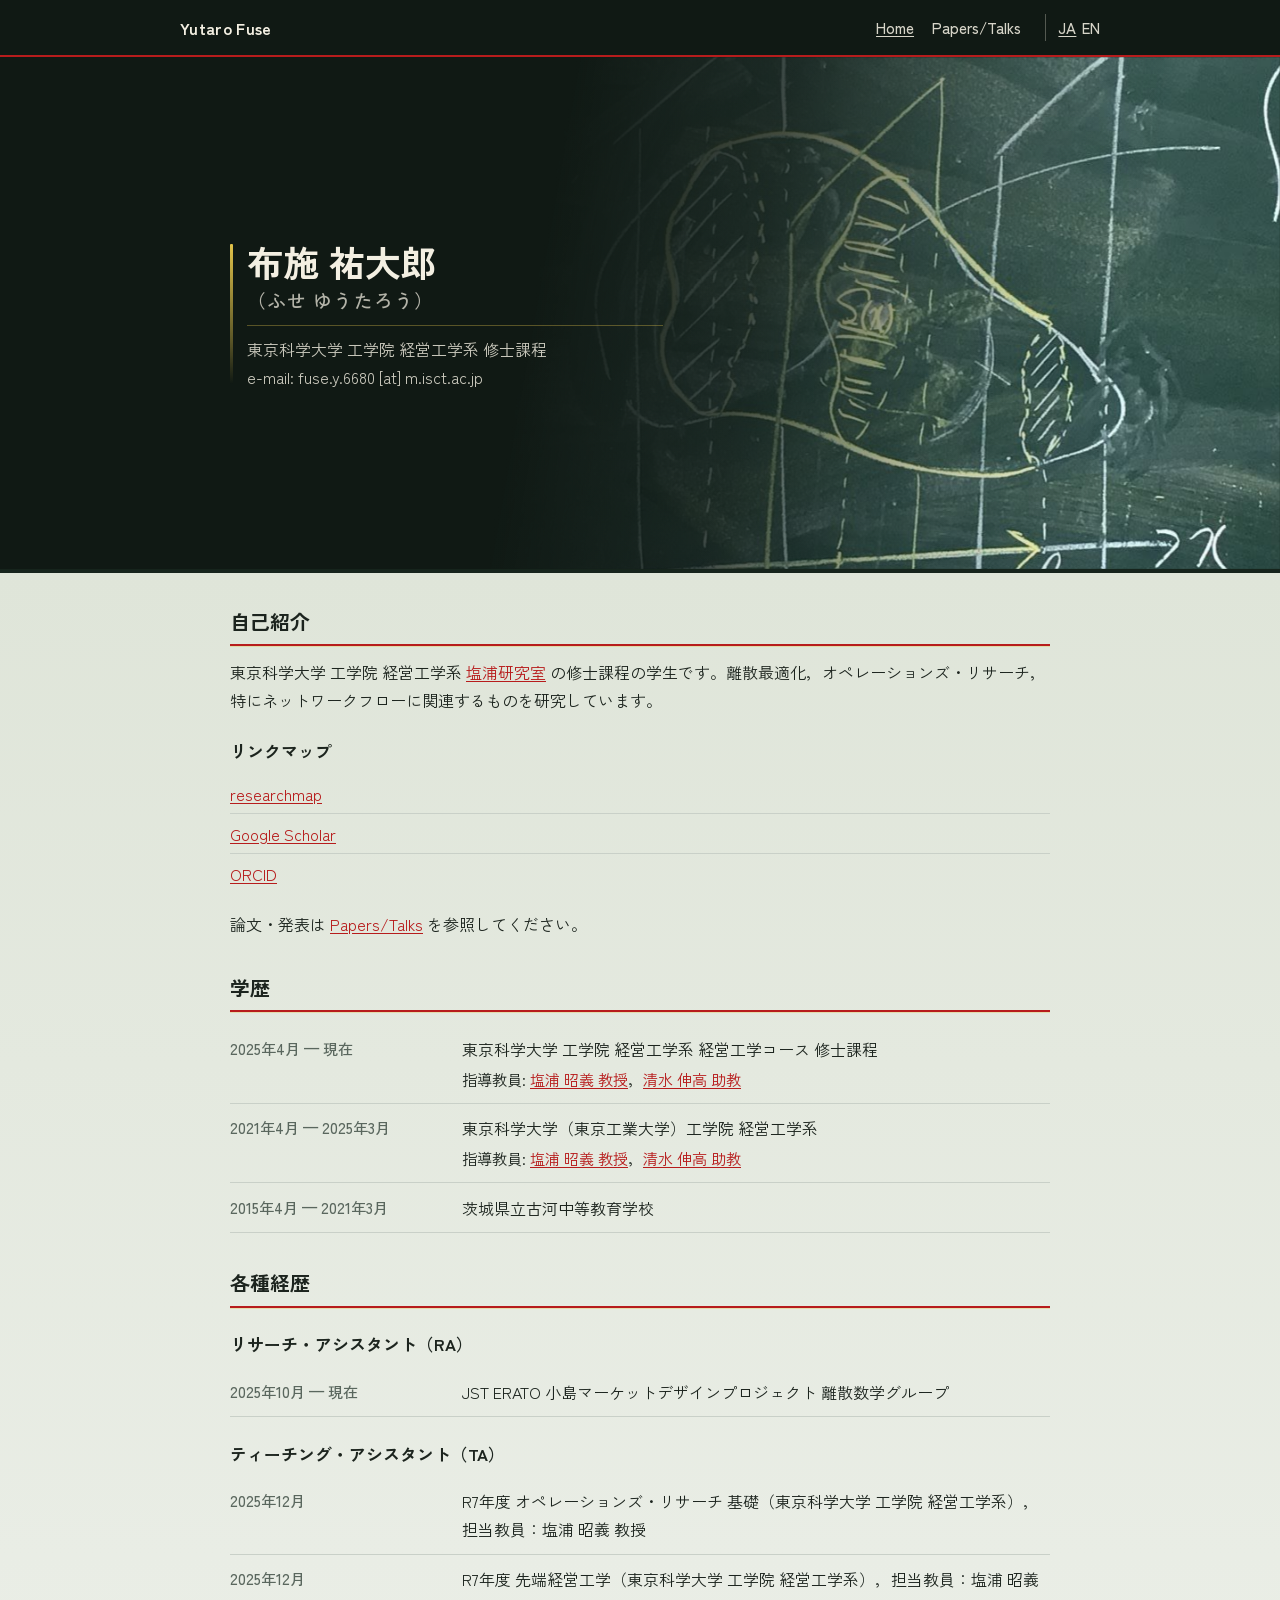
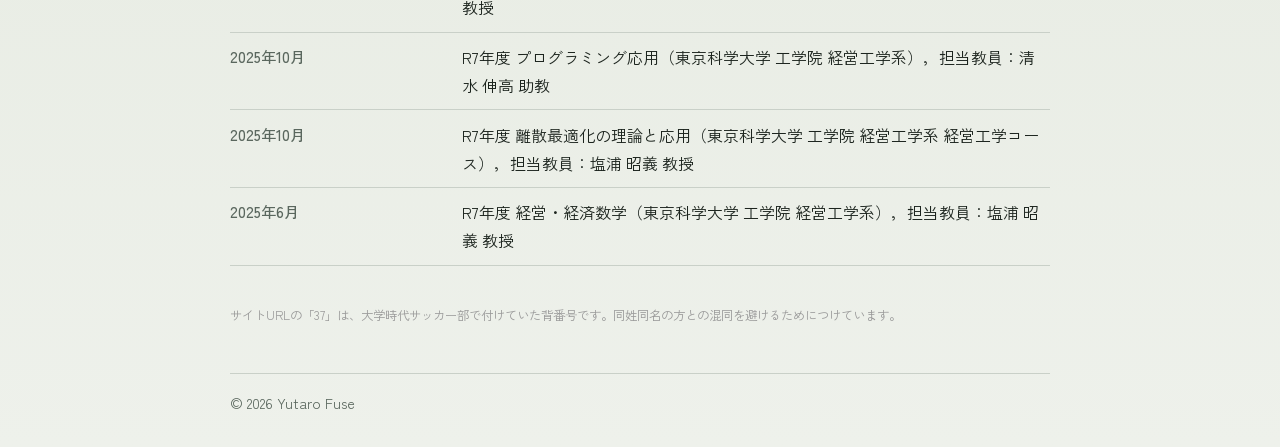
<file: index.html>
<!DOCTYPE html>
<html lang="ja">
  <head>
    <meta charset="UTF-8" />
    <meta name="viewport" content="width=device-width, initial-scale=1.0" />
    <title>布施 祐大郎 — Yutaro Fuse</title>
    <link rel="icon" href="./favicon.svg" type="image/svg+xml" />
    <meta name="robots" content="index,follow" />
    <meta
      name="description"
      content="東京科学大学 工学院 経営工学系 塩浦研究室の布施祐大郎。離散最適化・オペレーションズ・リサーチ・ネットワークフローを研究しています。"
    />
    <link rel="canonical" href="https://yutarofuse37.github.io/sites/" />
    <link
      rel="alternate"
      hreflang="ja"
      href="https://yutarofuse37.github.io/sites/"
    />
    <link
      rel="alternate"
      hreflang="en"
      href="https://yutarofuse37.github.io/sites/en/"
    />
    <link
      rel="alternate"
      hreflang="x-default"
      href="https://yutarofuse37.github.io/sites/"
    />
    <meta property="og:title" content="布施 祐大郎 — Yutaro Fuse" />
    <meta
      property="og:description"
      content="東京科学大学 工学院 経営工学系 塩浦研究室の布施祐大郎。離散最適化・オペレーションズ・リサーチ・ネットワークフローを研究しています。"
    />
    <meta property="og:type" content="website" />
    <meta property="og:url" content="https://yutarofuse37.github.io/sites/" />
    <meta
      property="og:image"
      content="https://yutarofuse37.github.io/sites/assets/uploads/214615.jpg"
    />
    <meta name="twitter:card" content="summary_large_image" />
    <link rel="preconnect" href="https://fonts.googleapis.com" />
    <link rel="preconnect" href="https://fonts.gstatic.com" crossorigin />
    <link
      href="https://fonts.googleapis.com/css2?family=Zen+Kaku+Gothic+New:wght@400;500;700&display=swap"
      rel="stylesheet"
    />
    <link rel="stylesheet" href="./styles.css" />
    <script type="application/ld+json">
      {
        "@context": "https://schema.org",
        "@type": "Person",
        "name": "布施 祐大郎",
        "alternateName": "Yutaro Fuse",
        "url": "https://yutarofuse37.github.io/sites/",
        "image": "https://yutarofuse37.github.io/sites/assets/uploads/214615.jpg",
        "jobTitle": "Master's student",
        "description": "東京科学大学 工学院 経営工学系 塩浦研究室の布施祐大郎。離散最適化・オペレーションズ・リサーチ・ネットワークフローを研究しています。",
        "affiliation": {
          "@type": "Organization",
          "name": "Institute of Science Tokyo"
        },
        "knowsAbout": [
          "discrete optimization",
          "operations research",
          "network flows"
        ],
        "sameAs": [
          "https://researchmap.jp/yutaro_fuse",
          "https://scholar.google.co.jp/citations?hl=ja&user=CvAv3roAAAAJ",
          "https://orcid.org/0009-0006-3757-3541"
        ]
      }
    </script>
  </head>
  <body data-page="home" data-lang="ja">
    <header class="site-header">
      <div class="site-header__inner">
        <a class="logo" href="./index.html">Yutaro Fuse</a>
        <nav class="nav" aria-label="メインナビ">
          <a class="is-active" href="./index.html">Home</a>
          <a href="./papers.html">Papers/Talks</a>
          <span class="lang-switch" aria-label="Language">
            <a class="is-active" href="./index.html">JA</a>
            <a data-lang-link="en" href="./en/index.html">EN</a>
          </span>
        </nav>
      </div>
    </header>

    <main class="page" id="content"></main>
    <noscript>
      <main class="page">
        <h1>布施 祐大郎（Yutaro Fuse）</h1>
        <p>
          東京科学大学 工学院 経営工学系 塩浦研究室の修士課程の学生です。離散最適化，オペレーションズ・リサーチ，特にネットワークフローに関連するものを研究しています。
        </p>
        <p><a href="./papers.html">Papers/Talks</a></p>
      </main>
    </noscript>

    <footer class="site-footer">
      <p>© <span id="year"></span> Yutaro Fuse</p>
    </footer>

    <script src="./site.js"></script>
  </body>
</html>
</file>
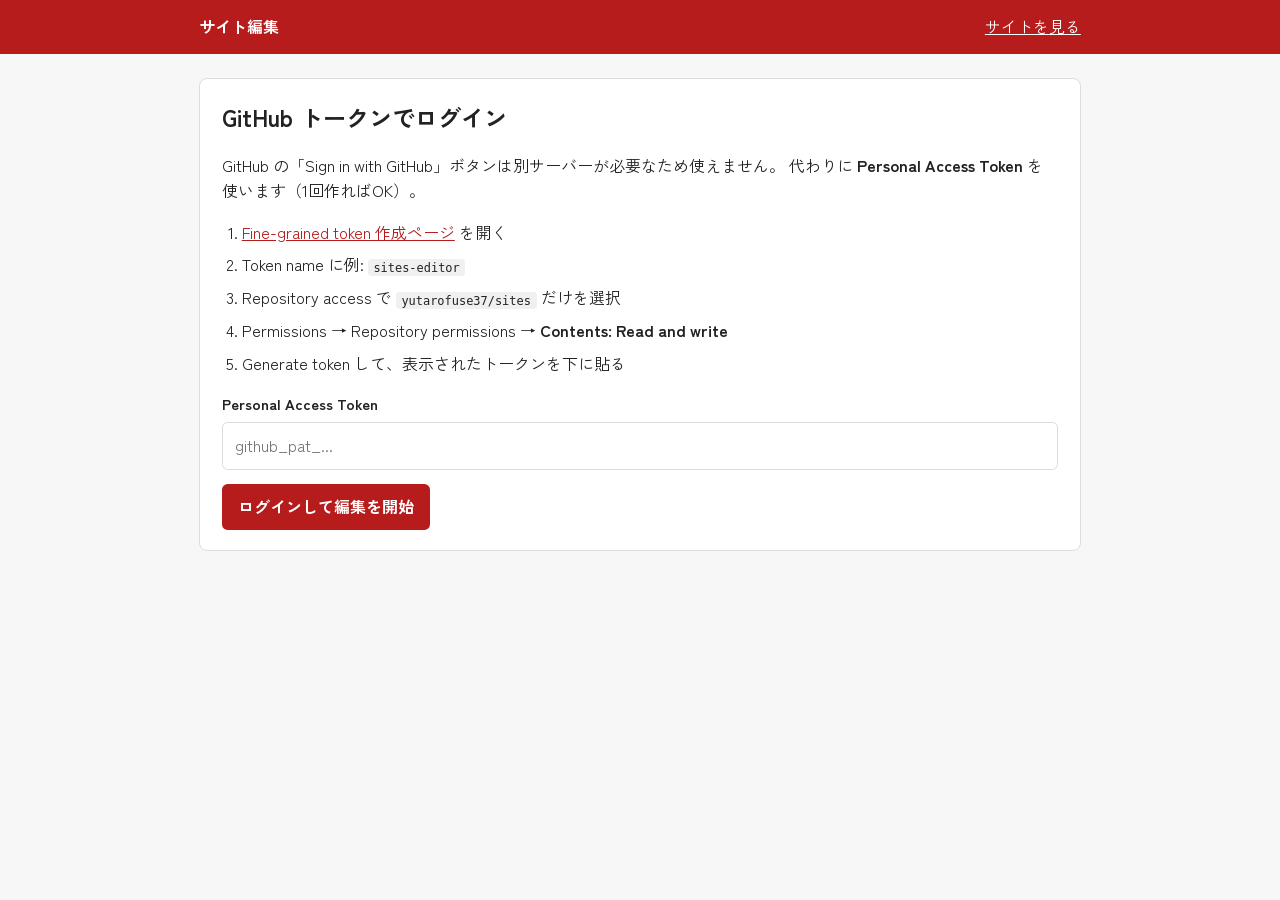
<file: admin/index.html>
<!DOCTYPE html>
<html lang="ja">
  <head>
    <meta charset="utf-8" />
    <meta name="viewport" content="width=device-width, initial-scale=1.0" />
    <meta name="robots" content="noindex" />
    <title>編集画面 — Yutaro Fuse</title>
    <link rel="icon" href="../favicon.svg" type="image/svg+xml" />
    <link rel="preconnect" href="https://fonts.googleapis.com" />
    <link rel="preconnect" href="https://fonts.gstatic.com" crossorigin />
    <link
      href="https://fonts.googleapis.com/css2?family=Zen+Kaku+Gothic+New:wght@400;500;700&display=swap"
      rel="stylesheet"
    />
    <link rel="stylesheet" href="./admin.css?v=20260825a" />
  </head>
  <body>
    <header class="top">
      <div class="top__inner">
        <strong>サイト編集</strong>
        <div class="top__actions">
          <a href="../index.html">サイトを見る</a>
          <button type="button" id="logout-btn" class="btn btn--ghost" hidden>
            ログアウト
          </button>
        </div>
      </div>
    </header>

    <main class="wrap">
      <section id="login-view" class="card">
        <h1>GitHub トークンでログイン</h1>
        <p>
          GitHub の「Sign in with GitHub」ボタンは別サーバーが必要なため使えません。
          代わりに <strong>Personal Access Token</strong> を使います（1回作ればOK）。
        </p>

        <ol class="steps">
          <li>
            <a
              href="https://github.com/settings/personal-access-tokens/new"
              target="_blank"
              rel="noopener noreferrer"
              >Fine-grained token 作成ページ</a
            >
            を開く
          </li>
          <li>Token name に例: <code>sites-editor</code></li>
          <li>Repository access で <code>yutarofuse37/sites</code> だけを選択</li>
          <li>
            Permissions → Repository permissions → <strong>Contents: Read and
            write</strong>
          </li>
          <li>Generate token して、表示されたトークンを下に貼る</li>
        </ol>

        <label class="field">
          <span>Personal Access Token</span>
          <input
            id="token-input"
            type="password"
            autocomplete="off"
            placeholder="github_pat_..."
          />
        </label>

        <p id="login-error" class="error" hidden></p>

        <button type="button" id="login-btn" class="btn btn--primary">
          ログインして編集を開始
        </button>
      </section>

      <section id="editor-view" hidden>
        <div class="toolbar">
          <p id="status" class="status">読み込み中…</p>
          <div class="toolbar__right">
            <div class="lang-edit" aria-label="編集言語">
              <button type="button" class="tab is-active" id="lang-ja" data-edit-lang="ja">
                日本語
              </button>
              <button type="button" class="tab" id="lang-en" data-edit-lang="en">
                English
              </button>
            </div>
            <button type="button" id="save-btn" class="btn btn--primary">
              GitHub に保存
            </button>
          </div>
        </div>

        <nav class="tabs" aria-label="編集タブ">
          <button type="button" class="tab is-active" data-tab="profile">
            プロフィール
          </button>
          <button type="button" class="tab" data-tab="education">学歴</button>
          <button type="button" class="tab" data-tab="experience">経歴</button>
          <button type="button" class="tab" data-tab="papers">論文</button>
        </nav>

        <div id="panel-profile" class="panel card"></div>
        <div id="panel-education" class="panel card" hidden></div>
        <div id="panel-experience" class="panel card" hidden></div>
        <div id="panel-papers" class="panel card" hidden></div>
      </section>
    </main>

    <script src="./admin.js?v=20260902a"></script>
  </body>
</html>
</file>
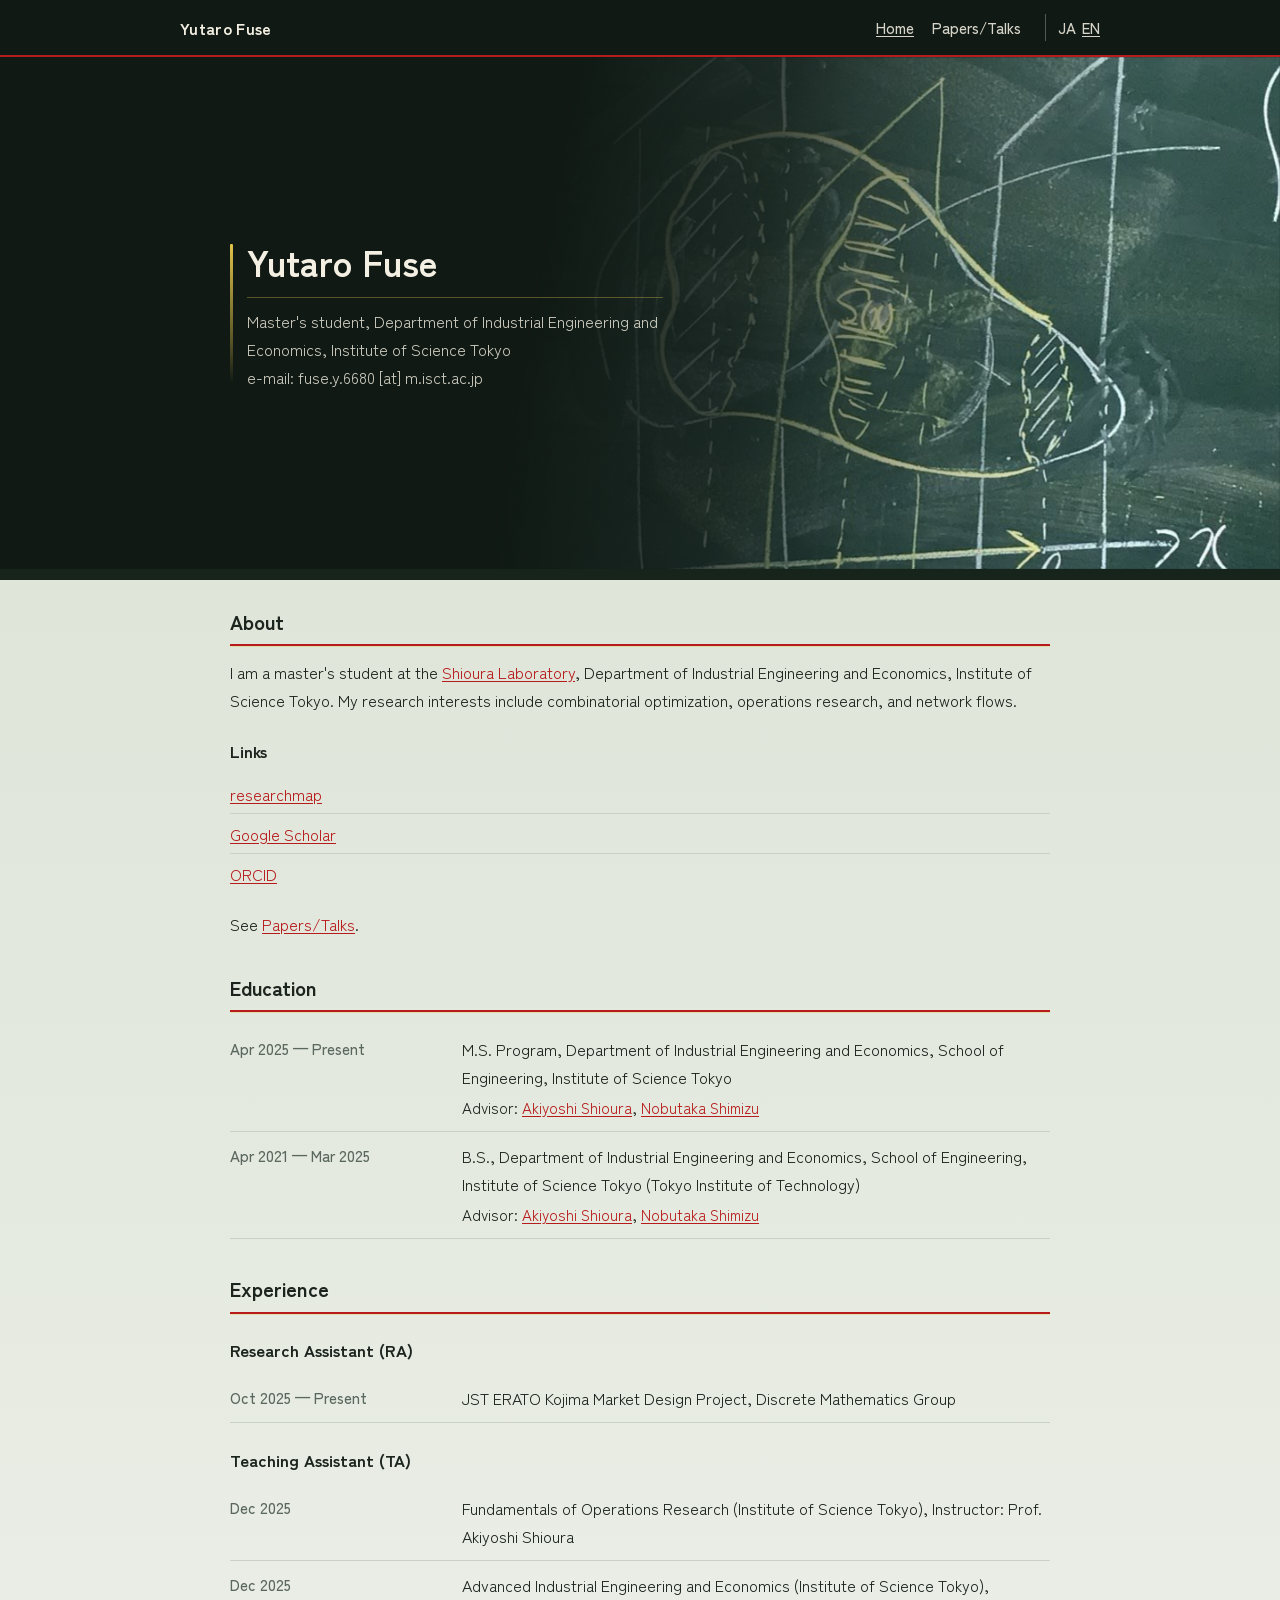
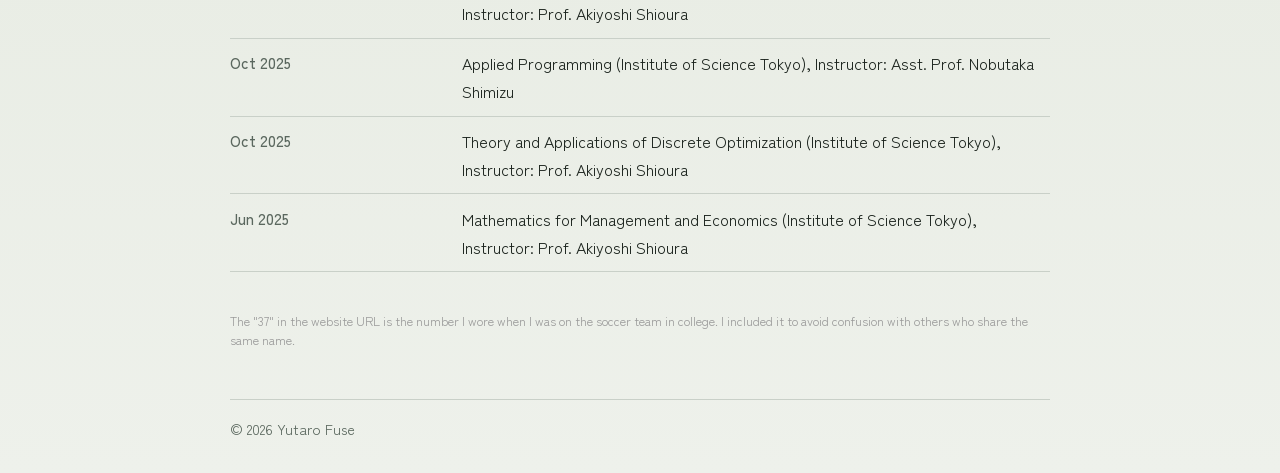
<file: en/index.html>
<!DOCTYPE html>
<html lang="en">
  <head>
    <meta charset="UTF-8" />
    <meta name="viewport" content="width=device-width, initial-scale=1.0" />
    <title>Yutaro Fuse</title>
    <link rel="icon" href="../favicon.svg" type="image/svg+xml" />
    <meta name="robots" content="index,follow" />
    <meta
      name="description"
      content="Yutaro Fuse, Shioura Laboratory, Institute of Science Tokyo. Research interests: discrete optimization, operations research, and network flows."
    />
    <link rel="canonical" href="https://yutarofuse37.github.io/sites/en/" />
    <link
      rel="alternate"
      hreflang="ja"
      href="https://yutarofuse37.github.io/sites/"
    />
    <link
      rel="alternate"
      hreflang="en"
      href="https://yutarofuse37.github.io/sites/en/"
    />
    <link
      rel="alternate"
      hreflang="x-default"
      href="https://yutarofuse37.github.io/sites/"
    />
    <meta property="og:title" content="Yutaro Fuse" />
    <meta
      property="og:description"
      content="Yutaro Fuse, Shioura Laboratory, Institute of Science Tokyo. Research interests: discrete optimization, operations research, and network flows."
    />
    <meta property="og:type" content="website" />
    <meta
      property="og:url"
      content="https://yutarofuse37.github.io/sites/en/"
    />
    <meta
      property="og:image"
      content="https://yutarofuse37.github.io/sites/assets/uploads/214615.jpg"
    />
    <meta name="twitter:card" content="summary_large_image" />
    <link rel="preconnect" href="https://fonts.googleapis.com" />
    <link rel="preconnect" href="https://fonts.gstatic.com" crossorigin />
    <link
      href="https://fonts.googleapis.com/css2?family=Zen+Kaku+Gothic+New:wght@400;500;700&display=swap"
      rel="stylesheet"
    />
    <link rel="stylesheet" href="../styles.css" />
    <script type="application/ld+json">
      {
        "@context": "https://schema.org",
        "@type": "Person",
        "name": "Yutaro Fuse",
        "alternateName": "布施 祐大郎",
        "url": "https://yutarofuse37.github.io/sites/en/",
        "image": "https://yutarofuse37.github.io/sites/assets/uploads/214615.jpg",
        "jobTitle": "Master's student",
        "description": "Yutaro Fuse, Shioura Laboratory, Institute of Science Tokyo. Research interests: discrete optimization, operations research, and network flows.",
        "affiliation": {
          "@type": "Organization",
          "name": "Institute of Science Tokyo"
        },
        "knowsAbout": [
          "discrete optimization",
          "operations research",
          "network flows"
        ],
        "sameAs": [
          "https://researchmap.jp/yutaro_fuse",
          "https://scholar.google.com/citations?hl=en&user=CvAv3roAAAAJ",
          "https://orcid.org/0009-0006-3757-3541"
        ]
      }
    </script>
  </head>
  <body data-page="home" data-lang="en">
    <header class="site-header">
      <div class="site-header__inner">
        <a class="logo" href="./index.html">Yutaro Fuse</a>
        <nav class="nav" aria-label="Main">
          <a class="is-active" href="./index.html">Home</a>
          <a href="./papers.html">Papers/Talks</a>
          <span class="lang-switch" aria-label="Language">
            <a data-lang-link="ja" href="../index.html">JA</a>
            <a class="is-active" href="./index.html">EN</a>
          </span>
        </nav>
      </div>
    </header>

    <main class="page" id="content"></main>
    <noscript>
      <main class="page">
        <h1>Yutaro Fuse</h1>
        <p>
          I am a master's student at the Shioura Laboratory, Department of
          Industrial Engineering and Economics, School of Engineering, Institute
          of Science Tokyo. My research interests include combinatorial
          optimization, operations research, and network flows.
        </p>
        <p><a href="./papers.html">Papers/Talks</a></p>
      </main>
    </noscript>

    <footer class="site-footer">
      <p>© <span id="year"></span> Yutaro Fuse</p>
    </footer>

    <script src="../site.js"></script>
  </body>
</html>
</file>
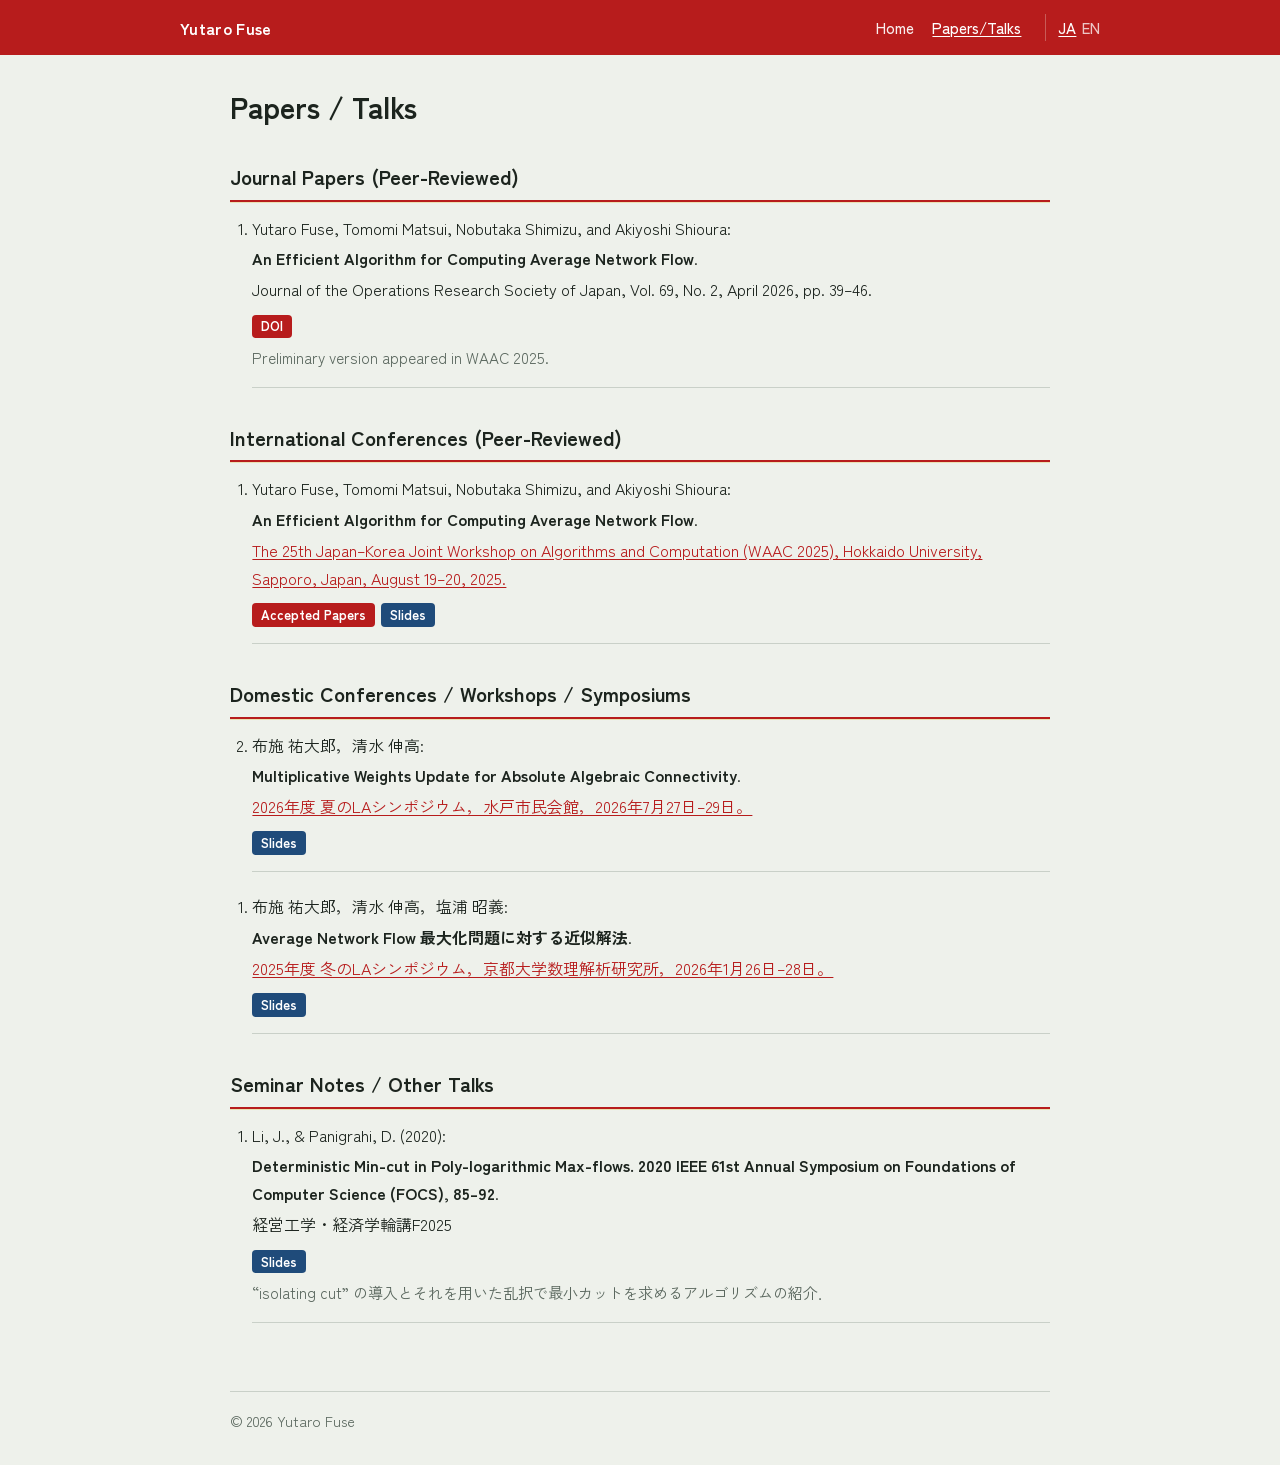
<file: papers.html>
<!DOCTYPE html>
<html lang="ja">
  <head>
    <meta charset="UTF-8" />
    <meta name="viewport" content="width=device-width, initial-scale=1.0" />
    <title>Papers/Talks — Yutaro Fuse</title>
    <link rel="icon" href="./favicon.svg" type="image/svg+xml" />
    <meta name="robots" content="index,follow" />
    <meta name="description" content="Yutaro Fuse の論文・発表一覧。" />
    <link
      rel="canonical"
      href="https://yutarofuse37.github.io/sites/papers.html"
    />
    <link
      rel="alternate"
      hreflang="ja"
      href="https://yutarofuse37.github.io/sites/papers.html"
    />
    <link
      rel="alternate"
      hreflang="en"
      href="https://yutarofuse37.github.io/sites/en/papers.html"
    />
    <link
      rel="alternate"
      hreflang="x-default"
      href="https://yutarofuse37.github.io/sites/papers.html"
    />
    <meta property="og:title" content="Papers/Talks — Yutaro Fuse" />
    <meta
      property="og:description"
      content="Yutaro Fuse の論文・発表一覧。"
    />
    <meta property="og:type" content="website" />
    <meta
      property="og:url"
      content="https://yutarofuse37.github.io/sites/papers.html"
    />
    <meta
      property="og:image"
      content="https://yutarofuse37.github.io/sites/assets/uploads/214615.jpg"
    />
    <meta name="twitter:card" content="summary_large_image" />
    <link rel="preconnect" href="https://fonts.googleapis.com" />
    <link rel="preconnect" href="https://fonts.gstatic.com" crossorigin />
    <link
      href="https://fonts.googleapis.com/css2?family=Zen+Kaku+Gothic+New:wght@400;500;700&display=swap"
      rel="stylesheet"
    />
    <link rel="stylesheet" href="./styles.css" />
  </head>
  <body data-page="papers" data-lang="ja">
    <header class="site-header">
      <div class="site-header__inner">
        <a class="logo" href="./index.html">Yutaro Fuse</a>
        <nav class="nav" aria-label="メインナビ">
          <a href="./index.html">Home</a>
          <a class="is-active" href="./papers.html">Papers/Talks</a>
          <span class="lang-switch" aria-label="Language">
            <a class="is-active" href="./papers.html">JA</a>
            <a data-lang-link="en" href="./en/papers.html">EN</a>
          </span>
        </nav>
      </div>
    </header>

    <main class="page" id="content"></main>
    <noscript>
      <main class="page">
        <h1>Papers / Talks</h1>
        <p>Yutaro Fuse の論文・発表一覧です。JavaScript を有効にしてご覧ください。</p>
      </main>
    </noscript>

    <footer class="site-footer">
      <p>© <span id="year"></span> Yutaro Fuse</p>
    </footer>

    <script src="./site.js"></script>
  </body>
</html>
</file>
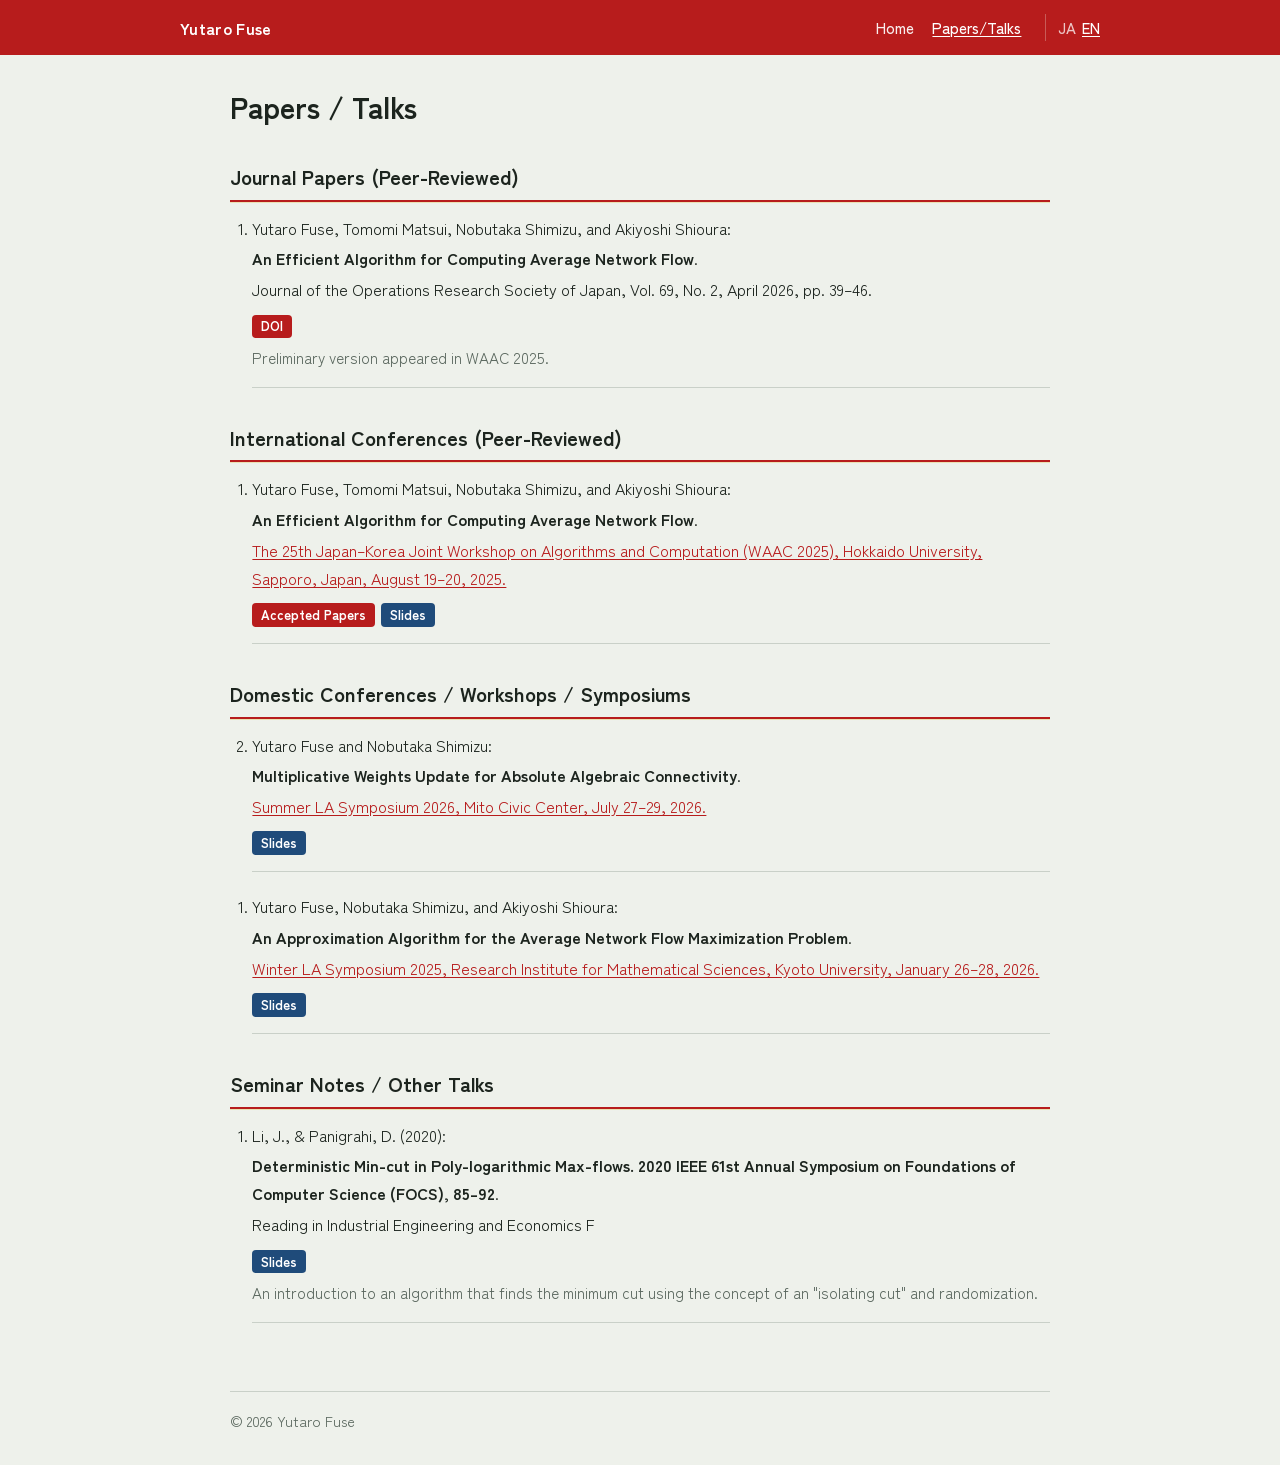
<file: en/papers.html>
<!DOCTYPE html>
<html lang="en">
  <head>
    <meta charset="UTF-8" />
    <meta name="viewport" content="width=device-width, initial-scale=1.0" />
    <title>Papers/Talks — Yutaro Fuse</title>
    <link rel="icon" href="../favicon.svg" type="image/svg+xml" />
    <meta name="robots" content="index,follow" />
    <meta name="description" content="Publications and talks by Yutaro Fuse." />
    <link
      rel="canonical"
      href="https://yutarofuse37.github.io/sites/en/papers.html"
    />
    <link
      rel="alternate"
      hreflang="ja"
      href="https://yutarofuse37.github.io/sites/papers.html"
    />
    <link
      rel="alternate"
      hreflang="en"
      href="https://yutarofuse37.github.io/sites/en/papers.html"
    />
    <link
      rel="alternate"
      hreflang="x-default"
      href="https://yutarofuse37.github.io/sites/papers.html"
    />
    <meta property="og:title" content="Papers/Talks — Yutaro Fuse" />
    <meta
      property="og:description"
      content="Publications and talks by Yutaro Fuse."
    />
    <meta property="og:type" content="website" />
    <meta
      property="og:url"
      content="https://yutarofuse37.github.io/sites/en/papers.html"
    />
    <meta
      property="og:image"
      content="https://yutarofuse37.github.io/sites/assets/uploads/214615.jpg"
    />
    <meta name="twitter:card" content="summary_large_image" />
    <link rel="preconnect" href="https://fonts.googleapis.com" />
    <link rel="preconnect" href="https://fonts.gstatic.com" crossorigin />
    <link
      href="https://fonts.googleapis.com/css2?family=Zen+Kaku+Gothic+New:wght@400;500;700&display=swap"
      rel="stylesheet"
    />
    <link rel="stylesheet" href="../styles.css" />
  </head>
  <body data-page="papers" data-lang="en">
    <header class="site-header">
      <div class="site-header__inner">
        <a class="logo" href="./index.html">Yutaro Fuse</a>
        <nav class="nav" aria-label="Main">
          <a href="./index.html">Home</a>
          <a class="is-active" href="./papers.html">Papers/Talks</a>
          <span class="lang-switch" aria-label="Language">
            <a data-lang-link="ja" href="../papers.html">JA</a>
            <a class="is-active" href="./papers.html">EN</a>
          </span>
        </nav>
      </div>
    </header>

    <main class="page" id="content"></main>
    <noscript>
      <main class="page">
        <h1>Papers / Talks</h1>
        <p>
          Publications and talks by Yutaro Fuse. Please enable JavaScript to
          view the full list.
        </p>
      </main>
    </noscript>

    <footer class="site-footer">
      <p>© <span id="year"></span> Yutaro Fuse</p>
    </footer>

    <script src="../site.js"></script>
  </body>
</html>
</file>
<file: styles.css>
:root {
  --red: #b71c1c;
  --red-dark: #8e0000;
  --ink: #1c241e;
  --muted: #5a675e;
  --line: #c9d0c8;
  --bg: #eef1eb;
  --board: #1a2f24;
  --board-deep: #101914;
  --board-mid: #243d31;
  --chalk: #f3efe2;
  --chalk-yellow: #e2c34a;
  --font: "Zen Kaku Gothic New", "Hiragino Sans", "Noto Sans JP", sans-serif;
}

*,
*::before,
*::after {
  box-sizing: border-box;
}

body {
  margin: 0;
  color: var(--ink);
  font-family: var(--font);
  font-size: 16px;
  line-height: 1.75;
  background: var(--bg);
}

body[data-page="home"] {
  background: linear-gradient(180deg, var(--board-deep) 0%, #16241c 28%, #dfe5d9 28%, var(--bg) 100%);
}

a {
  color: var(--red);
  text-decoration: underline;
  text-underline-offset: 0.15em;
}

a:hover,
a:focus-visible {
  color: var(--red-dark);
}

.site-header {
  background: var(--red);
  color: #fff;
}

body[data-page="home"] .site-header {
  background: var(--board-deep);
  color: var(--chalk);
  border-bottom: 2px solid var(--red);
}

.site-header__inner {
  max-width: 960px;
  margin: 0 auto;
  padding: 0.85rem 1.25rem;
  display: flex;
  align-items: center;
  justify-content: space-between;
  gap: 1rem;
}

.logo {
  color: #fff;
  text-decoration: none;
  font-weight: 700;
  letter-spacing: 0.02em;
}

body[data-page="home"] .logo {
  color: var(--chalk);
}

.logo:hover,
.logo:focus-visible {
  color: #fff;
  text-decoration: underline;
}

body[data-page="home"] .logo:hover,
body[data-page="home"] .logo:focus-visible {
  color: var(--chalk);
}

.nav {
  display: flex;
  flex-wrap: wrap;
  gap: 0.85rem 1.15rem;
}

.nav a {
  color: #fff;
  text-decoration: none;
  font-size: 0.95rem;
  font-weight: 500;
  opacity: 0.92;
}

body[data-page="home"] .nav a {
  color: var(--chalk);
  opacity: 0.88;
}

.nav a:hover,
.nav a:focus-visible,
.nav a.is-active {
  opacity: 1;
  text-decoration: underline;
  color: #fff;
}

body[data-page="home"] .nav a:hover,
body[data-page="home"] .nav a:focus-visible,
body[data-page="home"] .nav a.is-active {
  color: var(--chalk);
}

.page {
  max-width: 860px;
  margin: 0 auto;
  padding: 2rem 1.25rem 3rem;
}

.page--home {
  max-width: none;
  padding: 0;
}

.page-body {
  max-width: 860px;
  margin: 0 auto;
  padding: 2rem 1.25rem 3rem;
}

.page-body > section:first-child h2 {
  margin-top: 0.15rem;
}

@keyframes hero-copy-in {
  from {
    opacity: 0;
    transform: translateY(0.55rem);
  }
  to {
    opacity: 1;
    transform: translateY(0);
  }
}

@keyframes hero-board-in {
  from {
    opacity: 0.55;
    transform: scale(1.04);
  }
  to {
    opacity: 1;
    transform: scale(1);
  }
}

/* dark left | name center-left | chalkboard focal on right */
.hero {
  position: relative;
  isolation: isolate;
  display: flex;
  align-items: stretch;
  min-height: clamp(21rem, 58vh, 32rem);
  width: 100%;
  margin: 0;
  overflow: hidden;
  color: var(--chalk);
  background:
    radial-gradient(80% 70% at 12% 80%, rgba(226, 195, 74, 0.07), transparent 55%),
    var(--board-deep);
}

.hero__board {
  position: absolute;
  inset: 0 0 0 auto;
  width: clamp(22rem, 62vw, 50rem);
  z-index: 0;
  overflow: hidden;
  background: var(--board);
  clip-path: polygon(8% 0, 100% 0, 100% 100%, 0 100%);
}

.hero__bg {
  display: block;
  width: 100%;
  height: 100%;
  object-fit: cover;
  /* Bias toward S(x) diagram / integral — right of image center */
  object-position: 68% 36%;
  transform-origin: 65% 40%;
  animation: hero-board-in 1.05s ease both;
}

.hero__bg--empty {
  min-height: 100%;
  background: linear-gradient(145deg, var(--board-mid), var(--board) 55%, #0c1410);
}

.hero__panel {
  position: relative;
  z-index: 1;
  display: flex;
  align-items: center;
  width: 100%;
  box-sizing: border-box;
  padding: 2.5rem 1.25rem 2.3rem;
  /* Soft veil across the left; board diagram stays clear on the right */
  background: linear-gradient(
    100deg,
    var(--board-deep) 0%,
    var(--board-deep) 42%,
    rgba(16, 25, 20, 0.78) 58%,
    rgba(16, 25, 20, 0.28) 72%,
    transparent 86%
  );
}

.hero__copy {
  position: relative;
  z-index: 1;
  width: min(28rem, 100%);
  min-width: 0;
  margin-left: max(0px, calc((100vw - 860px) / 2));
  padding-left: 1.05rem;
  animation: hero-copy-in 0.65s ease both;
}

.hero__copy::before {
  content: "";
  position: absolute;
  left: 0;
  top: 0.35rem;
  bottom: 0.45rem;
  width: 3px;
  border-radius: 1px;
  background: linear-gradient(
    180deg,
    var(--chalk-yellow) 0%,
    rgba(226, 195, 74, 0.35) 70%,
    transparent 100%
  );
}

.hero__copy h1 {
  display: flex;
  flex-direction: column;
  align-items: flex-start;
  gap: 0.28rem;
  margin: 0 0 0.85rem;
  color: var(--chalk);
  font-size: clamp(1.7rem, 3.5vw, 2.25rem);
  line-height: 1.25;
}

.hero__name {
  display: inline-block;
  white-space: nowrap;
}

.hero__reading {
  display: inline-block;
  white-space: nowrap;
  font-size: 0.52em;
  font-weight: 500;
  letter-spacing: 0.06em;
  color: rgba(243, 239, 226, 0.72);
}

.hero__copy .meta {
  margin: 0;
  padding-top: 0.55rem;
  border-top: 1px solid rgba(226, 195, 74, 0.35);
  color: rgba(243, 239, 226, 0.82);
  max-width: 26rem;
  overflow-wrap: break-word;
  word-break: normal;
}

.site-note {
  margin: 2.5rem 0 0;
  color: #999;
  font-size: 0.78rem;
  line-height: 1.55;
}

h1 {
  margin: 0 0 0.75rem;
  font-size: 1.85rem;
  font-weight: 700;
  line-height: 1.35;
}

h2 {
  margin: 2rem 0 0.75rem;
  padding-bottom: 0.35rem;
  border-bottom: 2px solid var(--red);
  box-shadow: 0 1px 0 rgba(226, 195, 74, 0.35);
  font-size: 1.25rem;
  font-weight: 700;
}

h3 {
  margin: 1.4rem 0 0.5rem;
  font-size: 1.05rem;
  font-weight: 700;
}

.meta {
  margin: 0 0 1.5rem;
  color: var(--muted);
}

.meta a {
  word-break: normal;
}

section p {
  margin: 0 0 0.9rem;
}

.list {
  list-style: none;
  margin: 0;
  padding: 0;
}

.list li {
  display: grid;
  grid-template-columns: minmax(10rem, 13.5rem) 1fr;
  gap: 0.35rem 1rem;
  padding: 0.65rem 0;
  border-bottom: 1px solid var(--line);
}

.list__date {
  color: var(--muted);
  font-size: 0.95rem;
  font-weight: 500;
}

.list__advisor {
  margin-top: 0.2rem;
  color: var(--ink);
  font-size: 0.95rem;
}

.link-map {
  list-style: none;
  margin: 0.35rem 0 1rem;
  padding: 0;
}

.link-map li {
  padding: 0.35rem 0;
}

.link-map li + li {
  border-top: 1px solid var(--line);
}

.pub {
  margin: 0 0 1.1rem;
  padding-bottom: 1rem;
  border-bottom: 1px solid var(--line);
}

.pub p {
  margin: 0;
}

.pub-list {
  margin: 0.75rem 0 0;
  padding-left: 1.4rem;
}

.pub-list > li {
  margin: 0 0 1.25rem;
  padding-bottom: 1rem;
  border-bottom: 1px solid var(--line);
}

.pub-authors {
  margin-bottom: 0.15rem;
}

.pub-title {
  margin-bottom: 0.2rem;
}

.pub-venue-line {
  margin-bottom: 0.45rem;
}

.pub-venue {
  color: var(--ink);
  text-decoration: none;
}

a.pub-venue {
  color: var(--red);
  text-decoration: underline;
  text-underline-offset: 0.15em;
}

.pub-note {
  margin-top: 0.35rem;
  color: var(--muted);
  font-size: 0.95rem;
}

.pub-links {
  display: inline-flex;
  flex-wrap: wrap;
  gap: 0.4rem;
}

.badge {
  display: inline-block;
  padding: 0.12rem 0.55rem;
  border-radius: 0.25rem;
  background: var(--red);
  color: #fff !important;
  text-decoration: none !important;
  font-size: 0.82rem;
  font-weight: 700;
  line-height: 1.5;
}

.badge:hover,
.badge:focus-visible {
  background: var(--red-dark);
}

.badge--slide {
  background: #1f4b7a;
}

.badge--slide:hover,
.badge--slide:focus-visible {
  background: #16375a;
}

.lang-switch {
  display: inline-flex;
  gap: 0.35rem;
  margin-left: 0.35rem;
  padding-left: 0.75rem;
  border-left: 1px solid rgba(243, 239, 226, 0.3);
}

.lang-switch a {
  opacity: 0.75;
}

.lang-switch a.is-active {
  opacity: 1;
  text-decoration: underline;
}

.site-footer {
  max-width: 860px;
  margin: 0 auto;
  padding: 0 1.25rem 2rem;
  color: var(--muted);
  font-size: 0.9rem;
}

.site-footer p {
  margin: 0;
  padding-top: 1rem;
  border-top: 1px solid var(--line);
}

@media (prefers-reduced-motion: reduce) {
  .hero__bg,
  .hero__copy {
    animation: none;
  }
}

@media (max-width: 700px) {
  .list li {
    grid-template-columns: 1fr;
  }

  body[data-page="home"] {
    background: linear-gradient(180deg, var(--board-deep) 0%, #16241c 22%, #dfe5d9 22%, var(--bg) 100%);
  }

  .hero {
    flex-direction: column;
    min-height: 0;
  }

  .hero__board {
    position: relative;
    inset: auto;
    width: 100%;
    height: 16rem;
    order: 2;
    clip-path: none;
  }

  .hero__panel {
    width: 100%;
    order: 1;
    margin: 0;
    padding: 2rem 1.2rem 1.7rem;
    background: var(--board-deep);
  }

  .hero__copy {
    margin-left: 0;
    width: 100%;
  }

  .hero__bg {
    object-position: 62% 34%;
  }

  .hero__copy {
    max-width: none;
  }

  .hero__reading {
    white-space: nowrap;
  }

  .site-header__inner {
    flex-direction: column;
    align-items: flex-start;
  }

  h1 {
    font-size: 1.55rem;
  }

  .hero__copy h1 {
    font-size: clamp(1.6rem, 7vw, 1.95rem);
  }
}
</file>
<file: admin/admin.css>
:root {
  --red: #b71c1c;
  --red-dark: #8e0000;
  --ink: #222;
  --muted: #555;
  --line: #ddd;
  --bg: #f7f7f7;
  --card: #fff;
  --font: "Zen Kaku Gothic New", "Hiragino Sans", "Noto Sans JP", sans-serif;
}

* {
  box-sizing: border-box;
}

body {
  margin: 0;
  font-family: var(--font);
  color: var(--ink);
  background: var(--bg);
  line-height: 1.6;
}

a {
  color: var(--red);
}

code {
  background: #f0f0f0;
  padding: 0.1rem 0.35rem;
  border-radius: 0.25rem;
  font-size: 0.92em;
}

.top {
  background: var(--red);
  color: #fff;
}

.top__inner {
  max-width: 920px;
  margin: 0 auto;
  padding: 0.9rem 1.2rem;
  display: flex;
  justify-content: space-between;
  gap: 1rem;
  align-items: center;
}

.top a {
  color: #fff;
}

.top__actions {
  display: flex;
  gap: 0.75rem;
  align-items: center;
}

.wrap {
  max-width: 920px;
  margin: 0 auto;
  padding: 1.5rem 1.2rem 3rem;
}

.card {
  background: var(--card);
  border: 1px solid var(--line);
  border-radius: 0.5rem;
  padding: 1.25rem 1.35rem;
}

h1 {
  margin: 0 0 0.75rem;
  font-size: 1.45rem;
}

h2 {
  margin: 0 0 1rem;
  font-size: 1.15rem;
}

h3 {
  margin: 0 0 0.6rem;
  font-size: 1rem;
}

.steps {
  padding-left: 1.25rem;
}

.steps li {
  margin: 0.45rem 0;
}

.field {
  display: grid;
  gap: 0.35rem;
  margin: 0.85rem 0;
}

.field span {
  font-size: 0.92rem;
  font-weight: 700;
}

.field input,
.field textarea {
  width: 100%;
  border: 1px solid var(--line);
  border-radius: 0.35rem;
  padding: 0.65rem 0.75rem;
  font: inherit;
}

.field textarea {
  min-height: 5rem;
  resize: vertical;
}

.btn {
  border: 0;
  border-radius: 0.35rem;
  padding: 0.65rem 1rem;
  font: inherit;
  font-weight: 700;
  cursor: pointer;
}

.btn--primary {
  background: var(--red);
  color: #fff;
}

.btn--primary:hover {
  background: var(--red-dark);
}

.btn--ghost {
  background: transparent;
  color: #fff;
  border: 1px solid rgba(255, 255, 255, 0.55);
}

.btn--small {
  background: #eee;
  color: var(--ink);
  padding: 0.35rem 0.7rem;
  font-size: 0.9rem;
}

.btn--danger {
  background: #fbeaea;
  color: var(--red-dark);
}

.error {
  color: var(--red-dark);
  background: #fbeaea;
  padding: 0.65rem 0.8rem;
  border-radius: 0.35rem;
}

.status {
  margin: 0;
  color: var(--muted);
}

.toolbar {
  display: flex;
  justify-content: space-between;
  gap: 1rem;
  align-items: center;
  margin-bottom: 1rem;
}

.toolbar__right {
  display: flex;
  flex-wrap: wrap;
  gap: 0.6rem;
  align-items: center;
}

.lang-edit {
  display: inline-flex;
  gap: 0.35rem;
}


.tabs {
  display: flex;
  flex-wrap: wrap;
  gap: 0.4rem;
  margin-bottom: 1rem;
}

.tab {
  border: 1px solid var(--line);
  background: #fff;
  border-radius: 999px;
  padding: 0.4rem 0.85rem;
  font: inherit;
  cursor: pointer;
}

.tab.is-active {
  background: var(--red);
  border-color: var(--red);
  color: #fff;
}

.item-card {
  border: 1px solid var(--line);
  border-radius: 0.45rem;
  padding: 0.9rem;
  margin: 0.75rem 0;
  background: #fafafa;
}

.row-actions {
  display: flex;
  gap: 0.5rem;
  flex-wrap: wrap;
  margin-top: 0.5rem;
}

@media (max-width: 640px) {
  .toolbar {
    flex-direction: column;
    align-items: stretch;
  }
}
</file>
